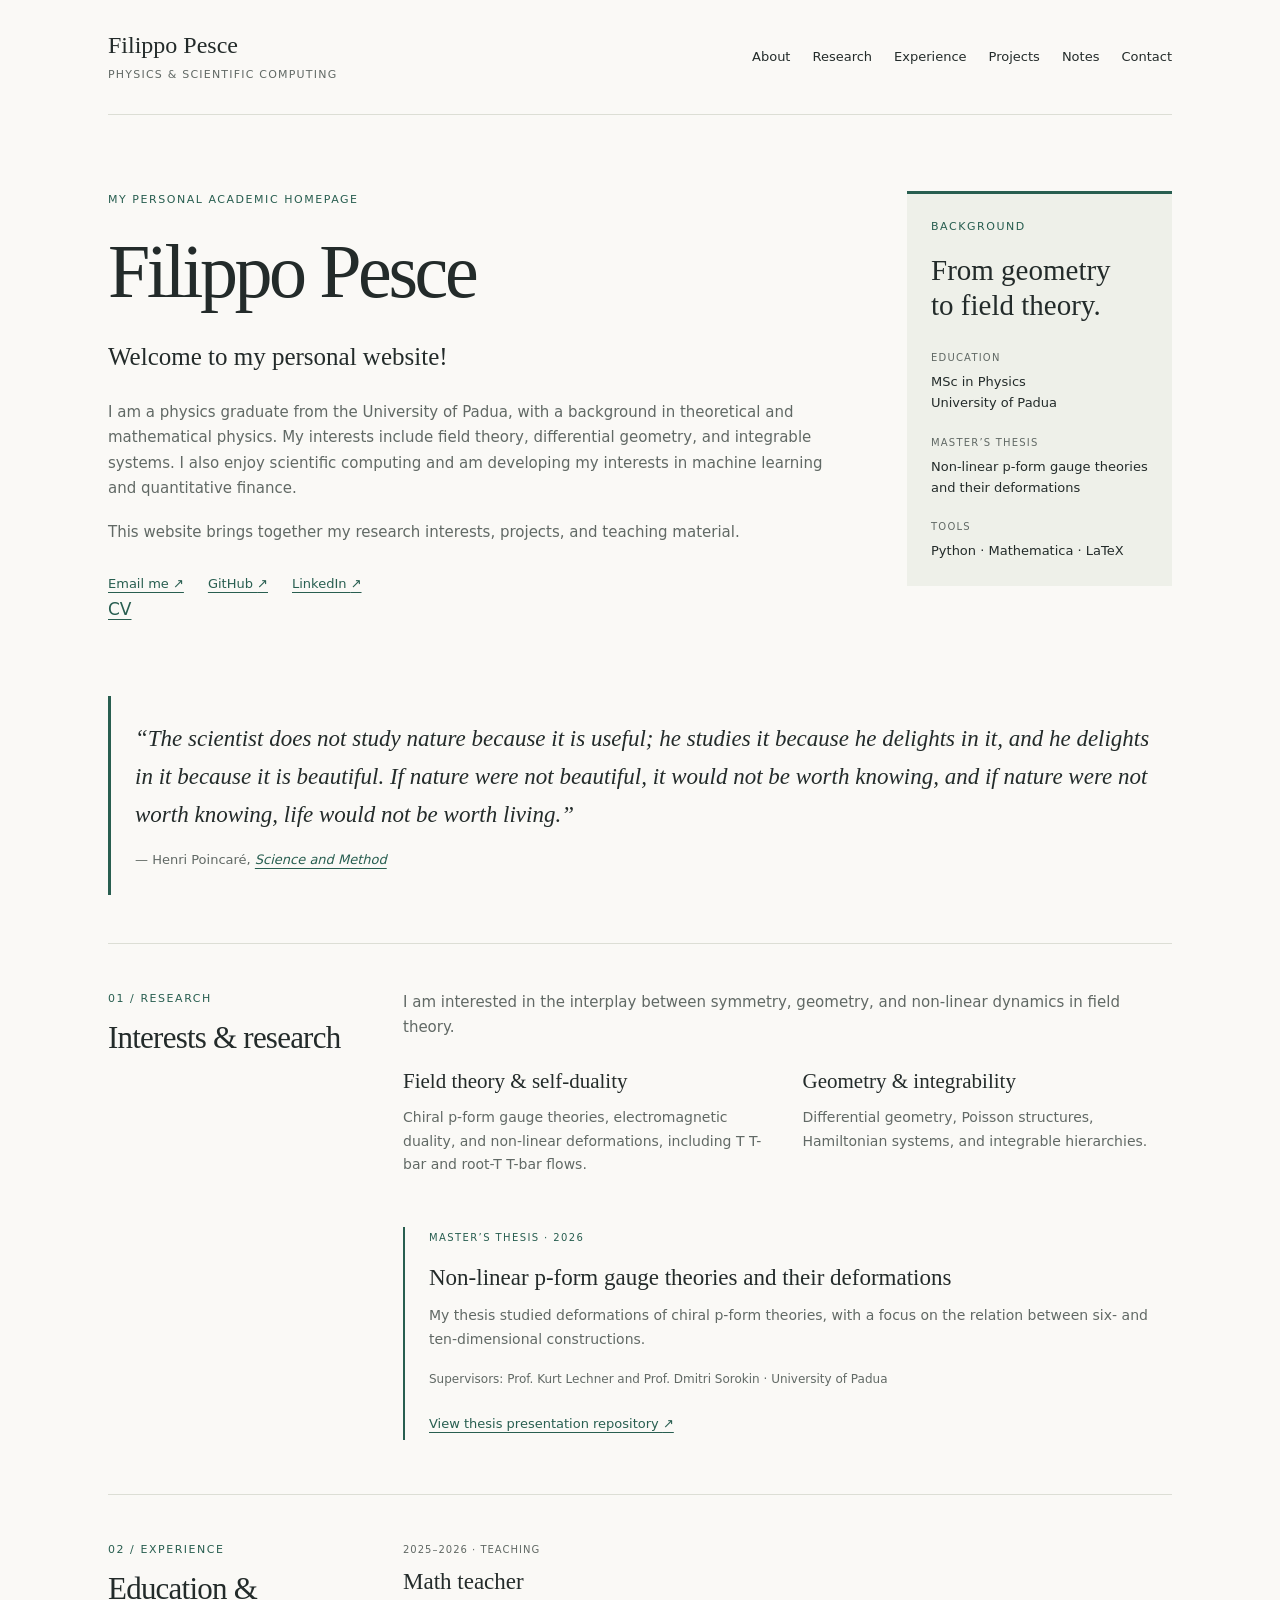
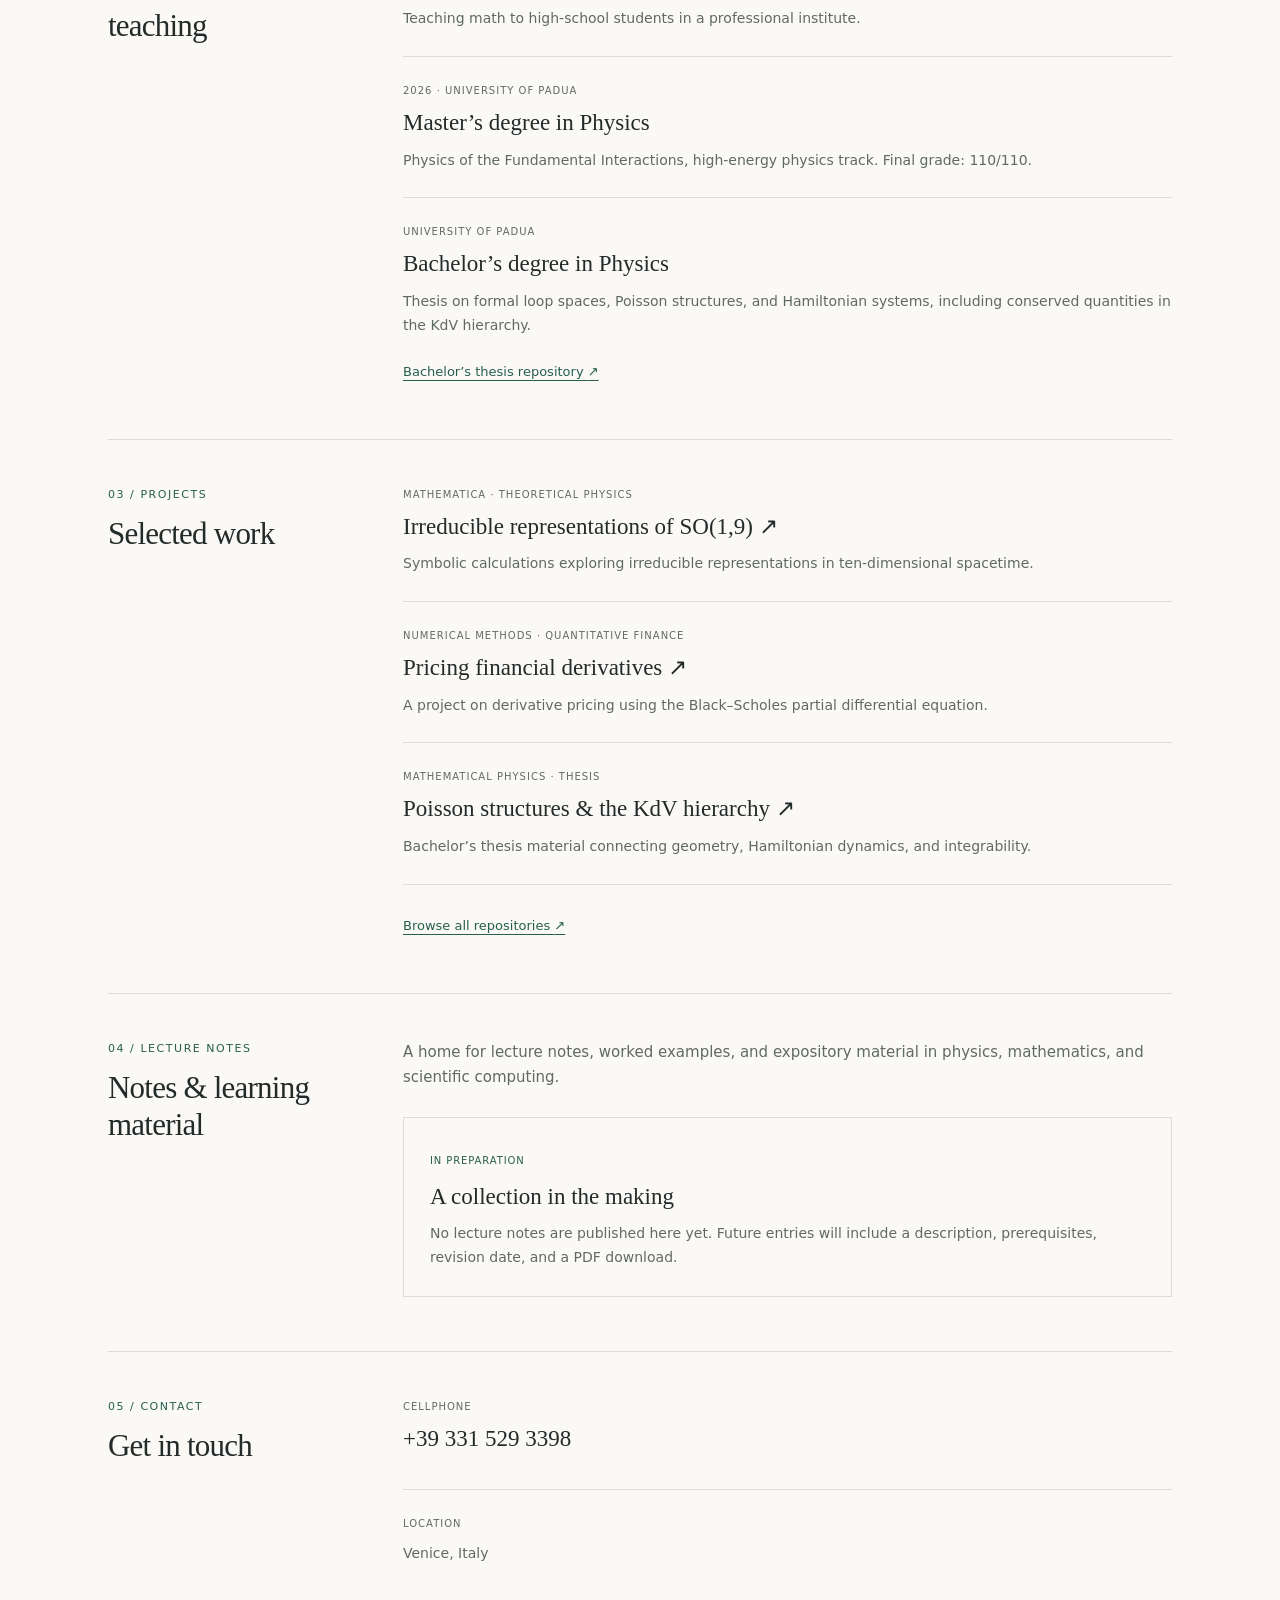
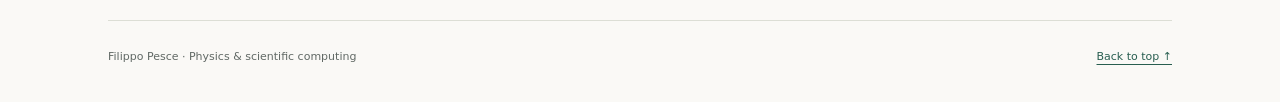
<file: index.html>
<!doctype html>
<html lang="en">
<head>
  <meta name="google-site-verification" content="_7JPkHbD2CieHnxkVKhN_FgPNK9caQGClKynZ-sFuc0" />
  <meta charset="utf-8">
  <meta name="viewport" content="width=device-width, initial-scale=1">
  <meta name="description" content="Filippo Pesce — physics graduate. Research interests, experience, scientific computing projects, and lecture notes.">
  <meta name="color-scheme" content="light">
  <title>Filippo Pesce | Physics &amp; Scientific Computing</title>
  <link rel="stylesheet" href="style.css">
</head>
<body id="top">
<a class="skip" href="#content">Skip to content</a>
<div class="page">
  <header class="masthead">
    <a class="wordmark" href="#top">Filippo Pesce<span>Physics &amp; scientific computing</span></a>
    <nav aria-label="Main navigation">
      <a href="#about">About</a><a href="#research">Research</a><a href="#experience">Experience</a><a href="#projects">Projects</a><a href="#notes">Notes</a><a href="#contact">Contact</a>
    </nav>
  </header>
  <main id="content">
    <section class="intro" id="about" aria-labelledby="intro-title">
      <div>
        <p class="eyebrow">My personal academic homepage</p>
        <h1 id="intro-title">Filippo Pesce</h1>
        <p class="lead">Welcome to my personal website! </p>
        <p>I am a physics graduate from the University of Padua, with a background in theoretical and mathematical physics. My interests include field theory, differential geometry, and integrable systems. I also enjoy scientific computing and am developing my interests in machine learning and quantitative finance.</p>
        <p>This website brings together my research interests, projects, and teaching material.</p>
        <div class="contact"><a href="mailto:filippopesce99@gmail.com">Email me <span aria-hidden="true">↗</span></a><a href="https://github.com/SmoothManifold99">GitHub <span aria-hidden="true">↗</span></a><a href="https://www.linkedin.com/in/filippo-pesce-2233471b6">LinkedIn <span aria-hidden="true">↗</span></a></div><a href="files/cv.pdf">CV</a>
      </div>
      <aside class="at-a-glance" aria-label="Academic background">
        <p class="eyebrow">Background</p>
        <p class="aside-title">From geometry<br>to field theory.</p>
        <dl><dt>Education</dt><dd>MSc in Physics<br>University of Padua</dd><dt>Master’s thesis</dt><dd>Non-linear p-form gauge theories and their deformations</dd><dt>Tools</dt><dd>Python · Mathematica · LaTeX</dd></dl>
      </aside>
    </section>
    <figure class="nature-quote">
      <blockquote>
        <p>“The scientist does not study nature because it is useful; he studies it because he delights in it, and he delights in it because it is beautiful. If nature were not beautiful, it would not be worth knowing, and if nature were not worth knowing, life would not be worth living.”</p>
      </blockquote>
      <figcaption>— Henri Poincaré, <cite><a href="https://henripoincarepapers.univ-nantes.fr/chp/hp-pdf/hp1914sm.pdf">Science and Method</a></cite></figcaption>
    </figure>
    <section id="research" class="section">
      <div class="section-heading"><p class="eyebrow">01 / Research</p><h2>Interests &amp; research</h2></div>
      <div class="section-body">
        <p>I am interested in the interplay between symmetry, geometry, and non-linear dynamics in field theory.</p>
        <div class="research-grid">
          <article><h3>Field theory &amp; self-duality</h3><p>Chiral p-form gauge theories, electromagnetic duality, and non-linear deformations, including T T-bar and root-T T-bar flows.</p></article>
          <article><h3>Geometry &amp; integrability</h3><p>Differential geometry, Poisson structures, Hamiltonian systems, and integrable hierarchies.</p></article>
        </div>
        <article class="thesis"><p class="eyebrow">Master’s thesis · 2026</p><h3>Non-linear p-form gauge theories and their deformations</h3><p>My thesis studied deformations of chiral p-form theories, with a focus on the relation between six- and ten-dimensional constructions.</p><p class="small">Supervisors: Prof. Kurt Lechner and Prof. Dmitri Sorokin · University of Padua</p><a href="https://github.com/SmoothManifold99/MT_Presentation">View thesis presentation repository <span aria-hidden="true">↗</span></a></article>
      </div>
    </section>
    <section id="experience" class="section">
      <div class="section-heading"><p class="eyebrow">02 / Experience</p><h2>Education &amp; teaching</h2></div>
      <div class="section-body">
        <article class="entry"><p class="entry-meta">2025–2026 · Teaching</p><h3>Math teacher</h3><p>Teaching math to high-school students in a professional institute.</p></article>
        <article class="entry"><p class="entry-meta">2026 · University of Padua</p><h3>Master’s degree in Physics</h3><p>Physics of the Fundamental Interactions, high-energy physics track. Final grade: 110/110.</p></article>
        <article class="entry"><p class="entry-meta">University of Padua</p><h3>Bachelor’s degree in Physics</h3><p>Thesis on formal loop spaces, Poisson structures, and Hamiltonian systems, including conserved quantities in the KdV hierarchy.</p><a href="https://github.com/SmoothManifold99/Bachelor-thesis">Bachelor’s thesis repository <span aria-hidden="true">↗</span></a></article>
      </div>
    </section>
    <section id="projects" class="section">
      <div class="section-heading"><p class="eyebrow">03 / Projects</p><h2>Selected work</h2></div>
      <div class="section-body">
        <article class="entry"><p class="entry-meta">Mathematica · Theoretical physics</p><h3><a href="https://github.com/SmoothManifold99/Mathematica_irreducibleSO-1-9-">Irreducible representations of SO(1,9) <span aria-hidden="true">↗</span></a></h3><p>Symbolic calculations exploring irreducible representations in ten-dimensional spacetime.</p></article>
        <article class="entry"><p class="entry-meta">Numerical methods · Quantitative finance</p><h3><a href="https://github.com/SmoothManifold99/Pricing-Financial-Derivatives-Black-Scholes-PDE">Pricing financial derivatives <span aria-hidden="true">↗</span></a></h3><p>A project on derivative pricing using the Black–Scholes partial differential equation.</p></article>
        <article class="entry"><p class="entry-meta">Mathematical physics · Thesis</p><h3><a href="https://github.com/SmoothManifold99/Bachelor-thesis">Poisson structures &amp; the KdV hierarchy <span aria-hidden="true">↗</span></a></h3><p>Bachelor’s thesis material connecting geometry, Hamiltonian dynamics, and integrability.</p></article>
        <a class="all-projects" href="https://github.com/SmoothManifold99?tab=repositories">Browse all repositories <span aria-hidden="true">↗</span></a>
      </div>
    </section>
    <section id="notes" class="section">
      <div class="section-heading"><p class="eyebrow">04 / Lecture notes</p><h2>Notes &amp; learning material</h2></div>
      <div class="section-body"><p>A home for lecture notes, worked examples, and expository material in physics, mathematics, and scientific computing.</p>
        <!-- Add a real note here when its PDF is ready. See README.md for a copyable entry. -->
        <div class="notes-empty"><span class="status">In preparation</span><h3>A collection in the making</h3><p>No lecture notes are published here yet. Future entries will include a description, prerequisites, revision date, and a PDF download.</p></div>
      </div>
    </section>
    <section id="contact" class="section" aria-labelledby="contact-title">
      <div class="section-heading"><p class="eyebrow">05 / Contact</p><h2 id="contact-title">Get in touch</h2></div>
      <div class="section-body">
        <div class="entry"><p class="entry-meta">Cellphone</p><h3><a href="tel:+393315293398">+39 331 529 3398</a></h3></div>
        <div class="entry"><p class="entry-meta">Location</p><p>Venice, Italy</p></div>
      </div>
    </section>
  </main>
  <footer><p>Filippo Pesce <span aria-hidden="true">·</span> Physics &amp; scientific computing</p><a href="#top">Back to top ↑</a></footer>
</div>
</body>
</html>
</file>
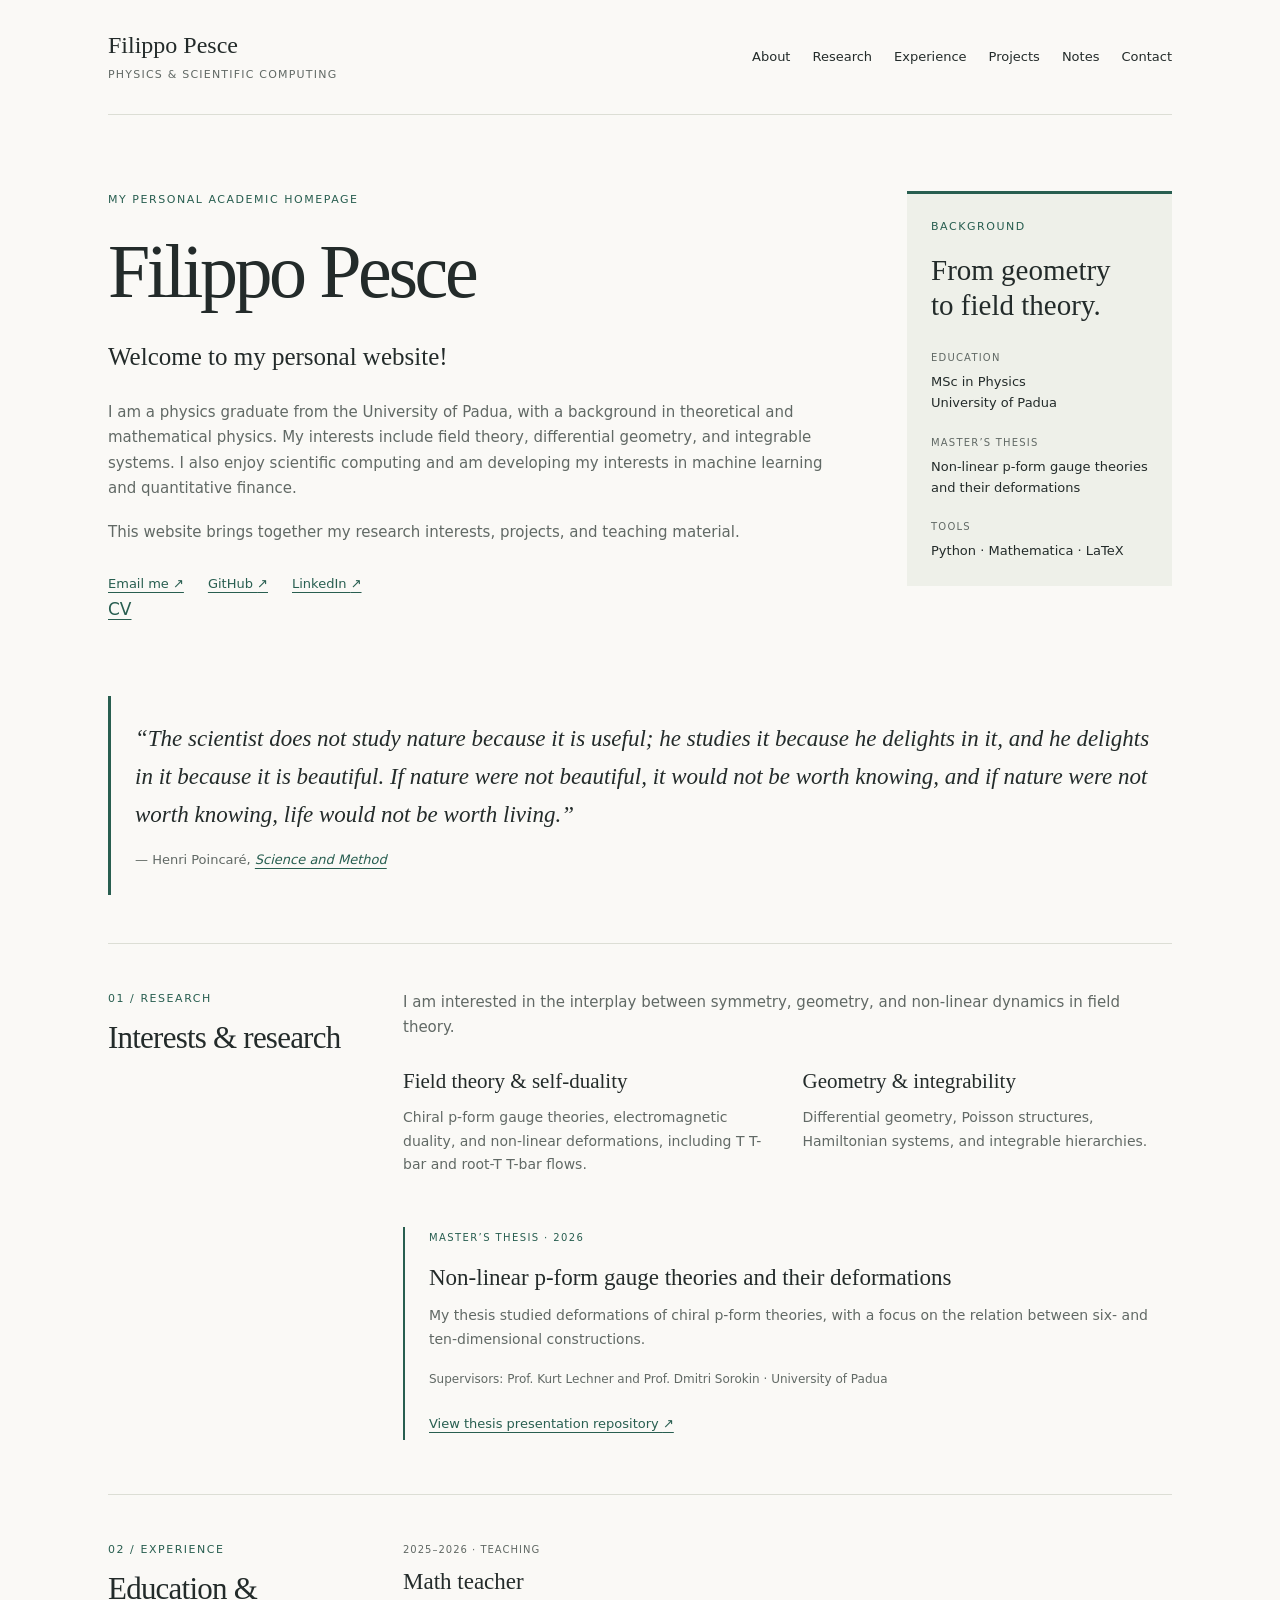
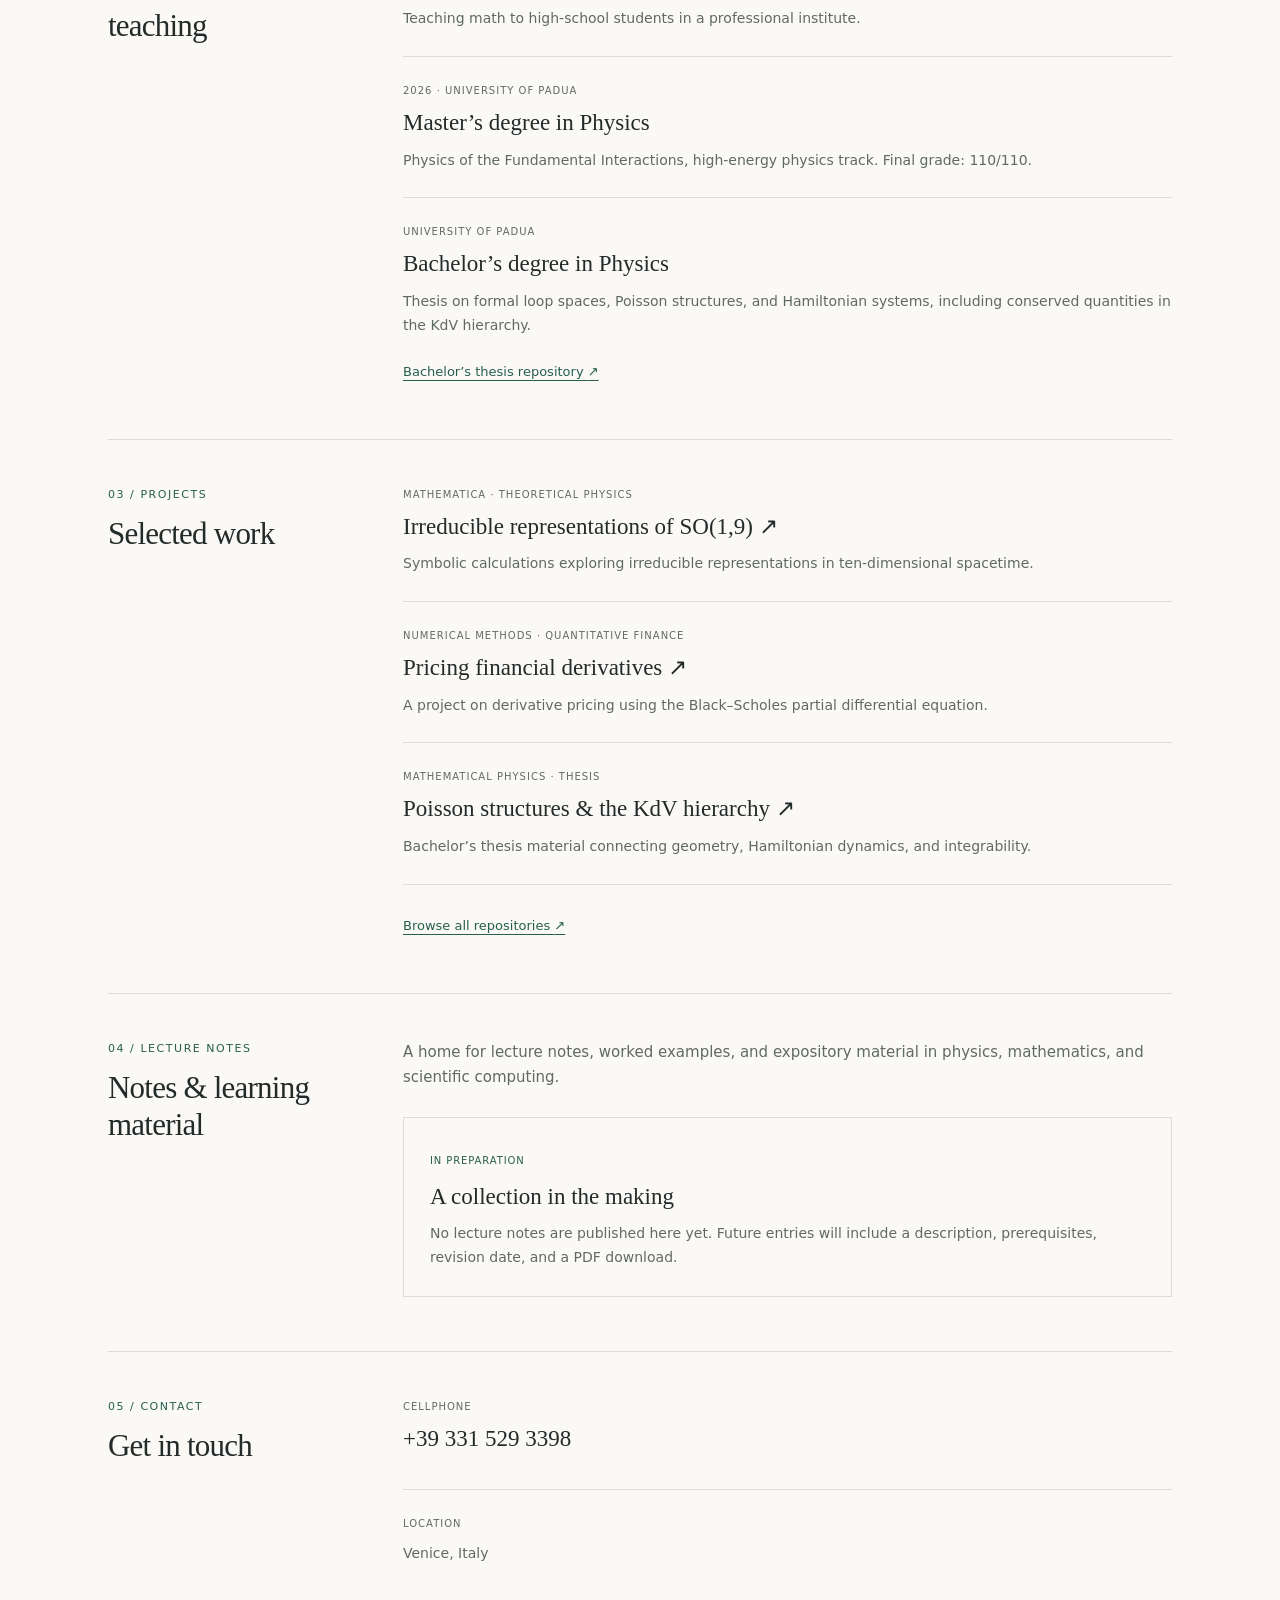
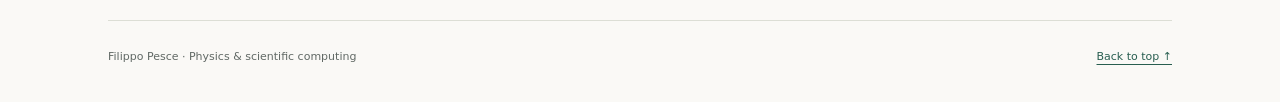
<file: Main.html>
<!doctype html>
<html lang="en"><head><meta charset="utf-8"><meta name="viewport" content="width=device-width,initial-scale=1"><meta http-equiv="refresh" content="0; url=index.html"><title>Filippo Pesce</title></head><body><p>This page has moved to <a href="index.html">Filippo Pesce’s homepage</a>.</p></body></html>
</file>
<file: style.css>
:root{--paper:#faf9f6;--ink:#232b2a;--muted:#616965;--accent:#285e50;--line:#dcded5;--wash:#eef0e9;--serif:Georgia,"Times New Roman",serif;--sans:system-ui,-apple-system,BlinkMacSystemFont,"Segoe UI",sans-serif}
*{box-sizing:border-box}html{scroll-padding-top:2rem}body{margin:0;background:var(--paper);color:var(--ink);font:17px/1.7 var(--sans);-webkit-font-smoothing:antialiased}a{color:var(--accent);text-underline-offset:4px;text-decoration-thickness:1px}a:hover{text-decoration-thickness:2px}a:focus-visible{outline:3px solid var(--accent);outline-offset:5px}.page{max-width:1160px;margin:auto;padding:0 48px}.skip{position:absolute;left:20px;top:-100px;background:var(--paper);padding:12px;z-index:10}.skip:focus{top:12px}.masthead{display:flex;align-items:center;justify-content:space-between;gap:28px;padding:30px 0;border-bottom:1px solid var(--line)}.wordmark{font:24px/1.25 var(--serif);color:var(--ink);text-decoration:none}.wordmark span{display:block;font:11px/1.5 var(--sans);text-transform:uppercase;letter-spacing:.11em;margin-top:7px;color:var(--muted)}nav{display:flex;flex-wrap:wrap;gap:22px;font-size:13px}nav a{color:var(--ink);text-decoration:none}nav a:hover{color:var(--accent);text-decoration:underline}.intro{display:grid;grid-template-columns:minmax(0,1fr) 265px;gap:70px;padding:76px 0 72px}.eyebrow{font:11px/1.6 var(--sans);letter-spacing:.14em;text-transform:uppercase;color:var(--accent);margin:0 0 18px}h1,h2,h3{font-family:var(--serif);font-weight:400;line-height:1.2}h1{font-size:clamp(48px,6vw,76px);letter-spacing:-.045em;margin:0 0 22px}.lead{font:25px/1.45 var(--serif);max-width:600px;margin:0 0 24px}p{margin:0 0 18px}.intro>div>p:not(.lead):not(.eyebrow){font-size:15px;color:var(--muted)}.contact{display:flex;flex-wrap:wrap;gap:24px;margin-top:28px;font-size:13px}.at-a-glance{border-top:3px solid var(--accent);background:var(--wash);padding:24px;align-self:start}.aside-title{font:29px/1.2 var(--serif);margin:0 0 26px}dl{margin:0}dt{font-size:10px;text-transform:uppercase;letter-spacing:.12em;color:var(--muted);margin-top:20px}dd{font-size:13px;line-height:1.65;margin:5px 0 0}.section{display:grid;grid-template-columns:245px minmax(0,1fr);gap:50px;border-top:1px solid var(--line);padding:46px 0 54px}.section-heading .eyebrow{margin-bottom:12px}h2{font-size:31px;letter-spacing:-.025em;margin:0}h3{font-size:23px;margin:0 0 12px}.section-body>p{color:var(--muted);font-size:15px}.research-grid{display:grid;grid-template-columns:1fr 1fr;gap:30px;margin:28px 0}.research-grid h3{font-size:21px}.research-grid p,.entry p,.thesis p,.notes-empty p{font-size:14px;color:var(--muted)}.thesis{border-left:2px solid var(--accent);padding:3px 0 3px 24px;margin-top:32px}.thesis .eyebrow{color:var(--accent);font-size:10px}.thesis .small{font-size:12px}.thesis>a,.entry>a,.all-projects{font-size:13px}.entry{padding:0 0 25px;margin-bottom:25px;border-bottom:1px solid var(--line)}.entry:last-child{border-bottom:0;margin-bottom:0;padding-bottom:0}.entry .entry-meta{font-size:10px;text-transform:uppercase;letter-spacing:.1em;color:var(--muted);margin:0 0 10px}.entry h3 a{color:var(--ink);text-decoration:none}.entry h3 a:hover{color:var(--accent);text-decoration:underline}.entry p:last-child{margin-bottom:0}.notes-empty{padding:26px;border:1px solid var(--line);margin-top:26px}.status{display:inline-block;font-size:10px;letter-spacing:.09em;text-transform:uppercase;color:var(--accent);margin-bottom:14px}.notes-empty p{margin:0}footer{display:flex;justify-content:space-between;flex-wrap:wrap;gap:18px;border-top:1px solid var(--line);padding:27px 0 35px;font-size:11px;color:var(--muted)}footer p{margin:0}
@media(max-width:900px){.page{padding:0 30px}.intro{gap:35px;grid-template-columns:minmax(0,1fr) 230px}.section{grid-template-columns:190px minmax(0,1fr);gap:32px}nav{gap:14px}.masthead{align-items:flex-start}}
@media(max-width:650px){.page{padding:0 22px}.masthead{display:block;padding:24px 0}nav{margin-top:23px;gap:12px 20px}.intro{grid-template-columns:1fr;padding:45px 0;gap:30px}.lead{font-size:23px}.at-a-glance{width:100%}.aside-title br{display:none}dl{display:grid;grid-template-columns:95px 1fr;gap:12px}dt{margin:0}dd{margin:0}.section{grid-template-columns:1fr;gap:25px;padding:34px 0 40px}.research-grid{grid-template-columns:1fr;gap:16px}h2{font-size:29px}.research-grid p{margin-bottom:0}}
@media print{body{background:white;color:black;font-size:11pt}.page{max-width:none;padding:0}.masthead nav,.skip,footer>a{display:none}.intro{padding:25px 0;gap:25px}.section{padding:24px 0;gap:25px;grid-template-columns:160px 1fr}.entry,.thesis,.notes-empty{break-inside:avoid}a{color:inherit}.at-a-glance{background:none}h1{font-size:40pt}}

.nature-quote{margin:0 0 48px;padding:24px 0 24px 24px;border-left:3px solid var(--accent)}.nature-quote blockquote{margin:0;font:italic clamp(19px,2.2vw,23px)/1.65 var(--serif)}.nature-quote blockquote p{margin:0 0 16px}.nature-quote figcaption{font:13px/1.6 var(--sans);color:var(--muted)}.nature-quote cite{font-style:italic}
</file>
